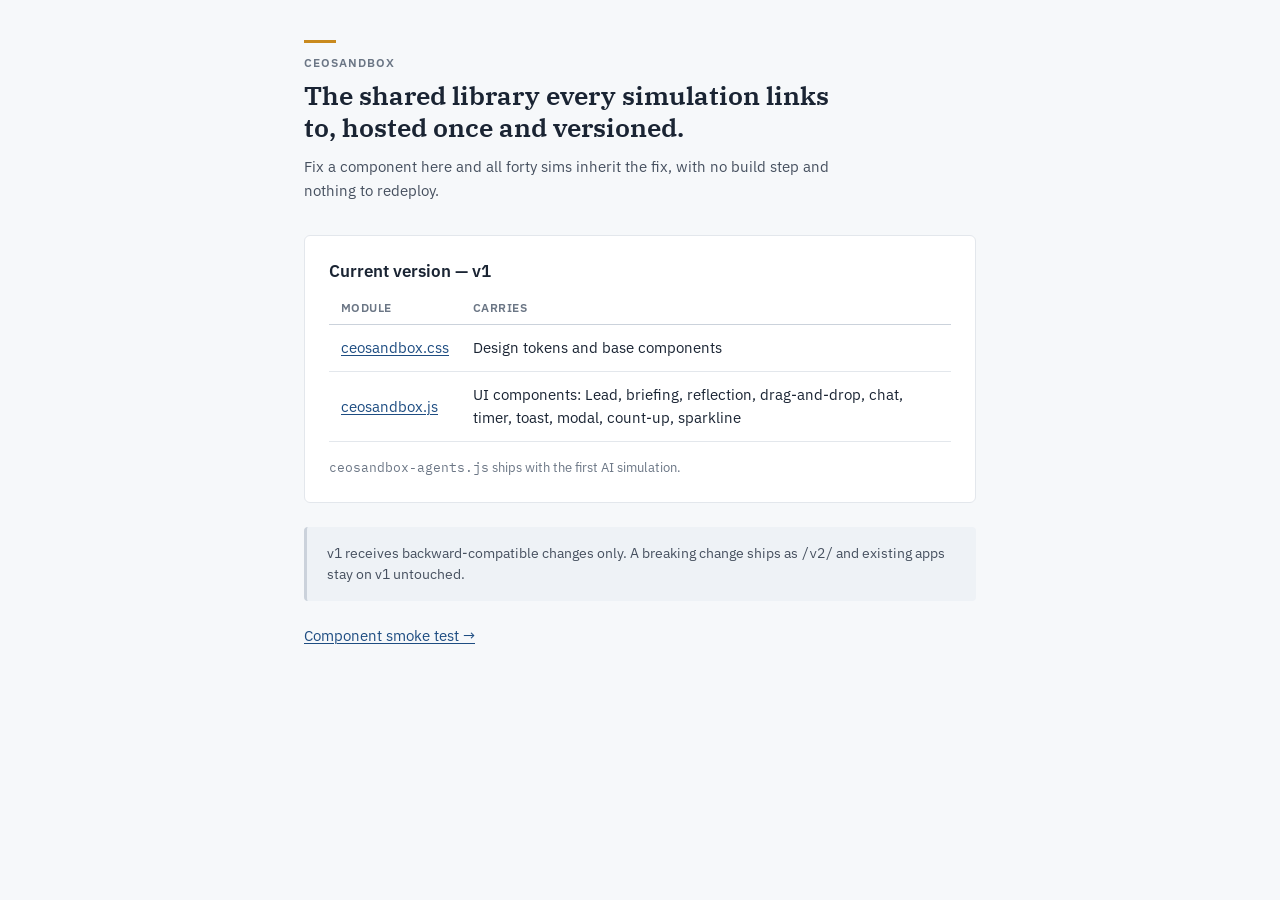
<file: index.html>
<!doctype html>
<html lang="en">
<head>
<meta charset="utf-8">
<meta name="viewport" content="width=device-width, initial-scale=1">
<title>CEOSandbox shared library</title>
<link rel="preconnect" href="https://fonts.googleapis.com">
<link rel="preconnect" href="https://fonts.gstatic.com" crossorigin>
<link href="https://fonts.googleapis.com/css2?family=IBM+Plex+Sans:wght@400;500;600&family=IBM+Plex+Serif:wght@500;600&family=IBM+Plex+Mono:wght@400;500&display=swap" rel="stylesheet">
<link rel="stylesheet" href="/v1/ceosandbox.css">
</head>
<body>
<main class="cs-app cs-narrow">
  <div class="lead">
    <span class="lead-rule" aria-hidden="true"></span>
    <div class="lead-eyebrow">CEOSANDBOX</div>
    <h1 class="lead-title">The shared library every simulation links to, hosted once and versioned.</h1>
    <p class="lead-deck">Fix a component here and all forty sims inherit the fix, with no build step and nothing to redeploy.</p>
  </div>

  <div class="card">
    <div class="card-header">Current version — v1</div>
    <table class="cs-table" style="margin-top:var(--space-4)">
      <thead><tr><th>Module</th><th>Carries</th></tr></thead>
      <tbody>
        <tr><td><a href="/v1/ceosandbox.css">ceosandbox.css</a></td><td>Design tokens and base components</td></tr>
        <tr><td><a href="/v1/ceosandbox.js">ceosandbox.js</a></td><td>UI components: Lead, briefing, reflection, drag-and-drop, chat, timer, toast, modal, count-up, sparkline</td></tr>
      </tbody>
    </table>
    <p class="field-help" style="margin-top:var(--space-4)">
      <code style="font-family:var(--font-mono);font-size:13px">ceosandbox-agents.js</code> ships with the first AI simulation.
    </p>
  </div>

  <div class="cs-note" style="margin-top:var(--space-6)">
    v1 receives backward-compatible changes only. A breaking change ships as
    <code style="font-family:var(--font-mono)">/v2/</code> and existing apps stay on v1 untouched.
  </div>

  <p style="margin-top:var(--space-6)"><a href="/smoke/">Component smoke test →</a></p>
</main>
</body>
</html>
</file>
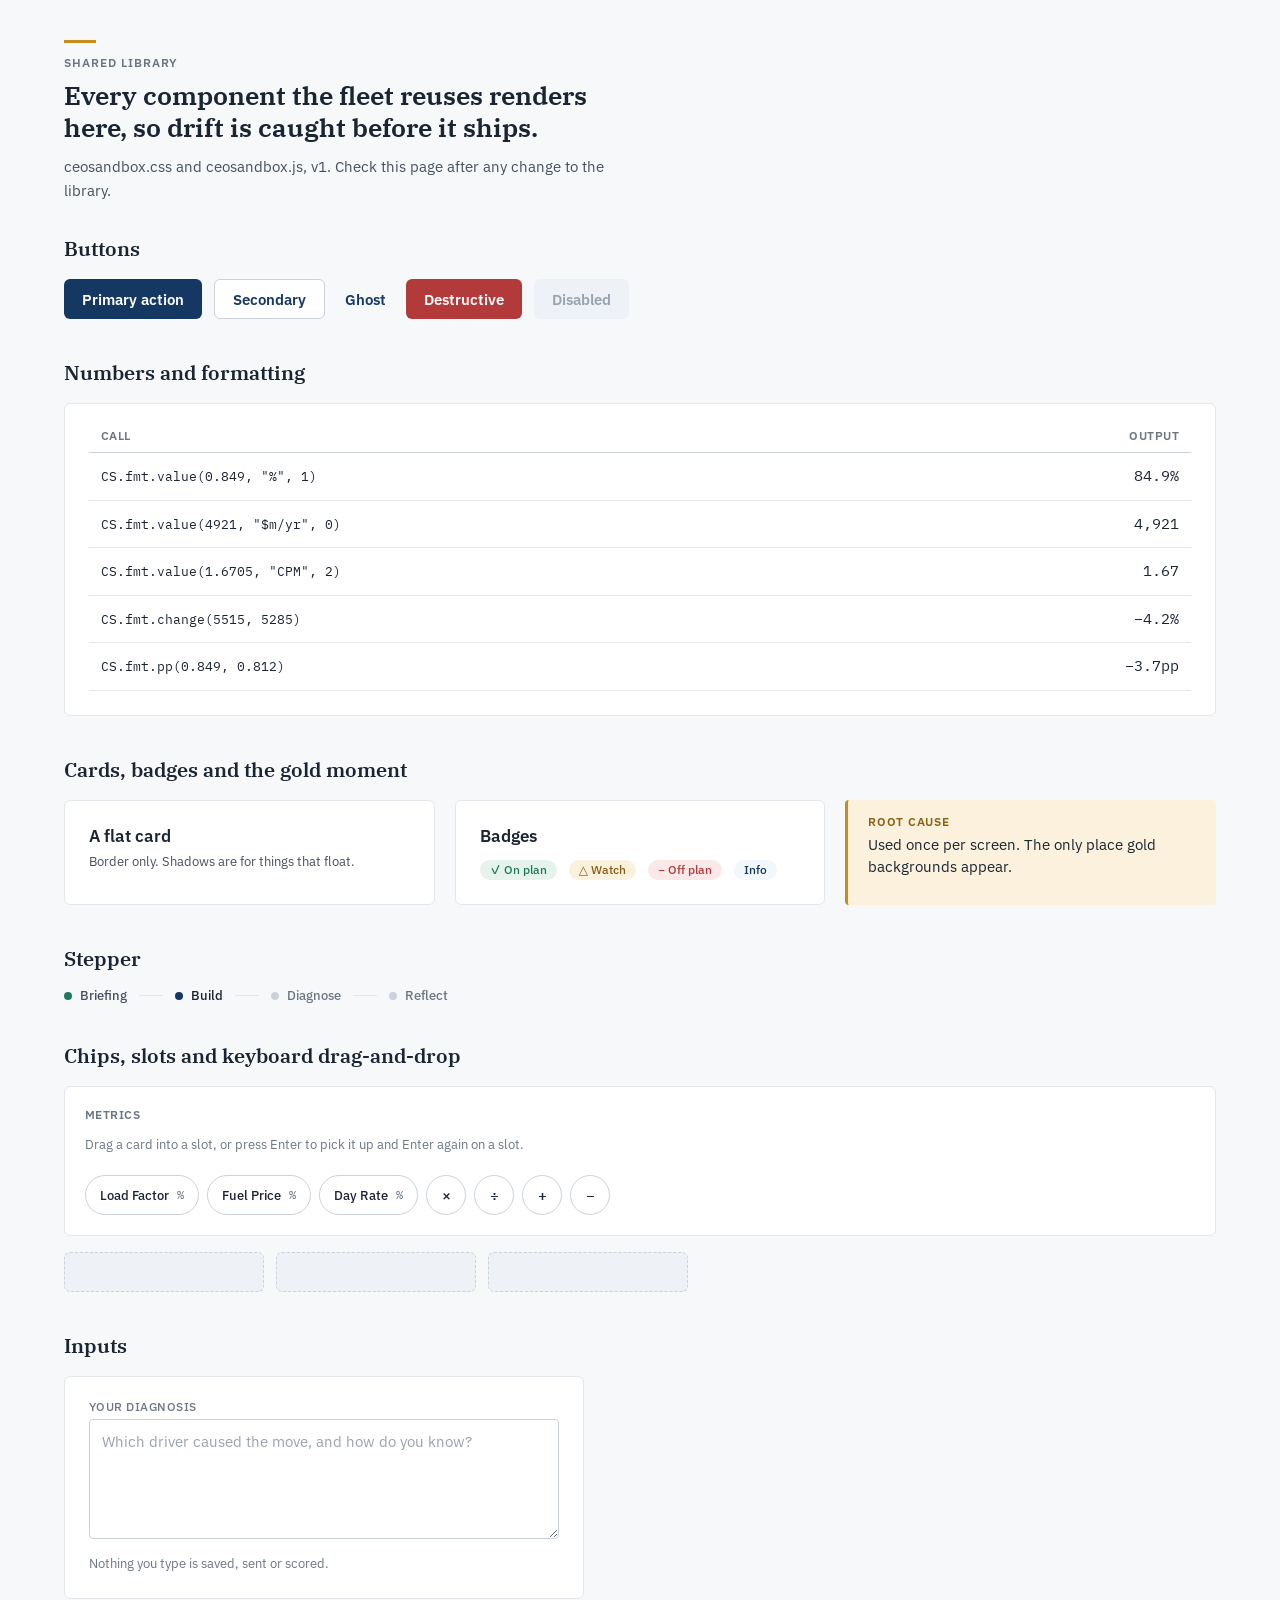
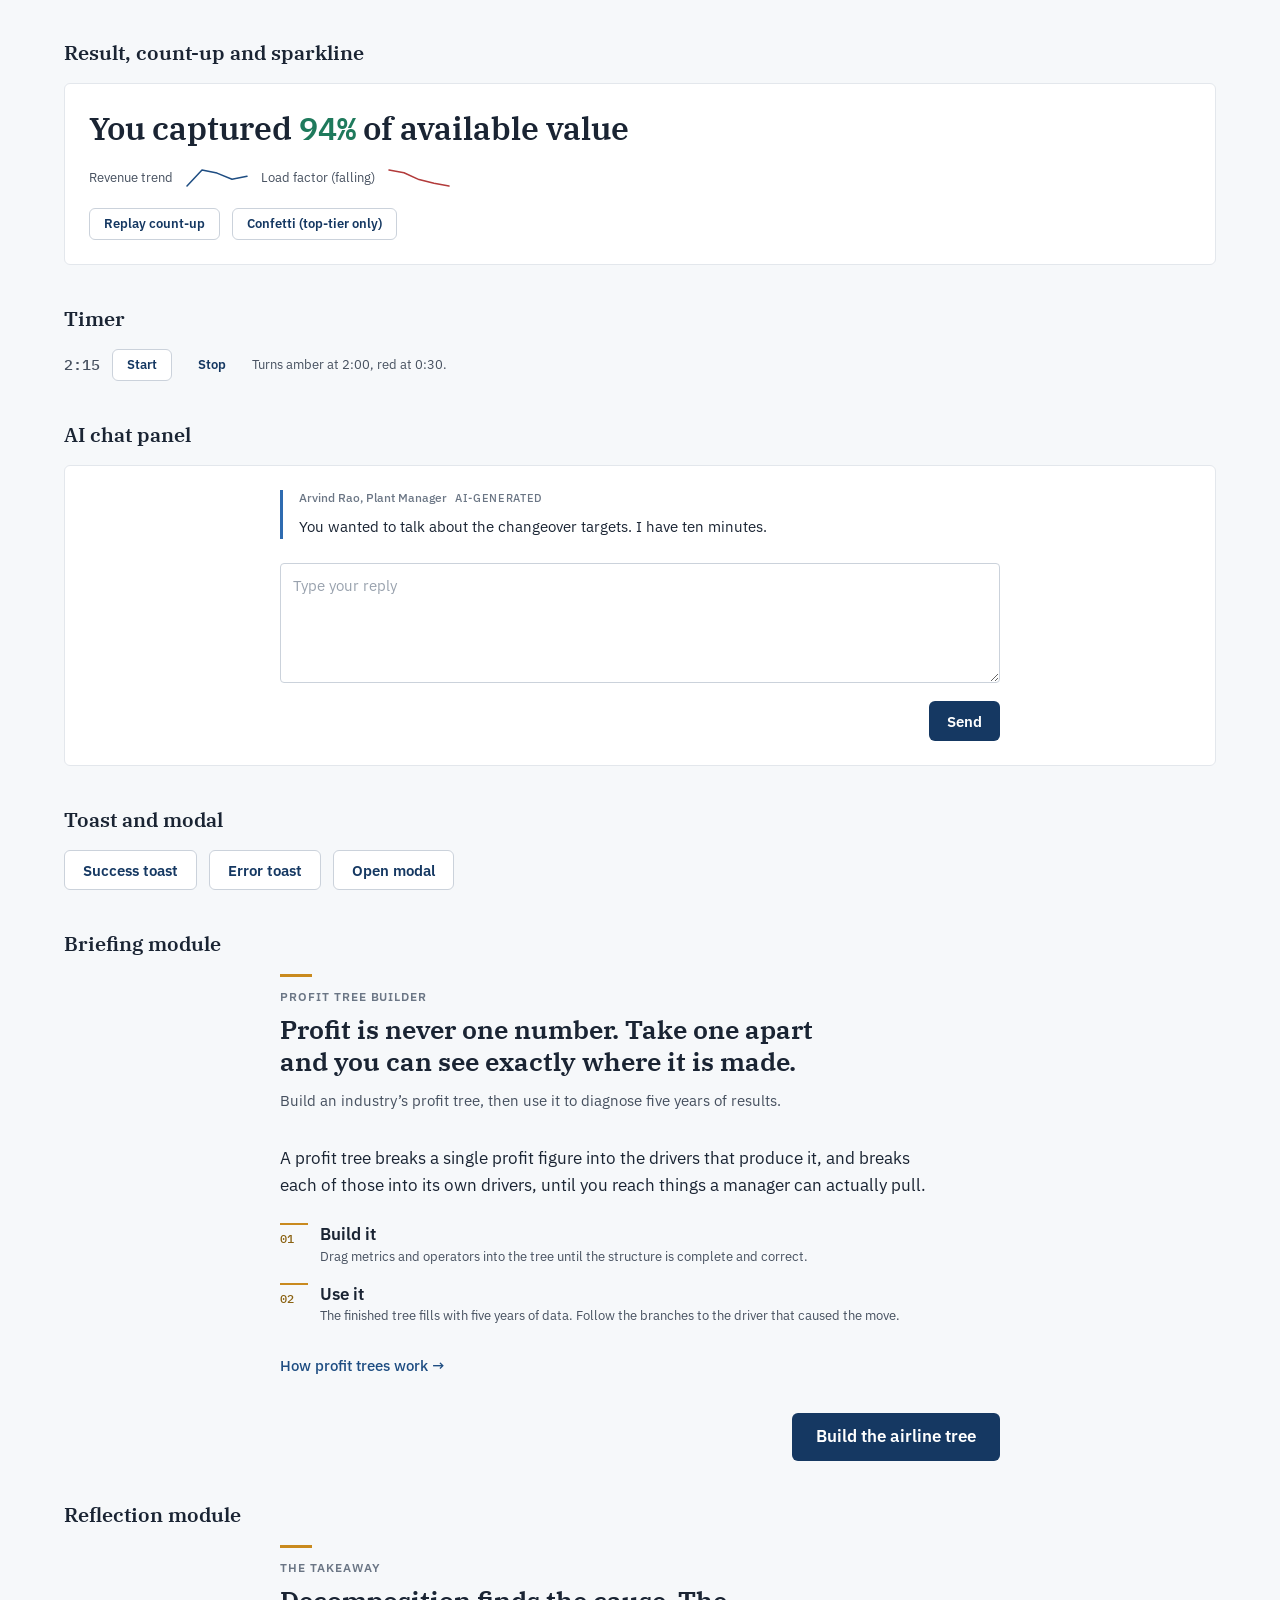
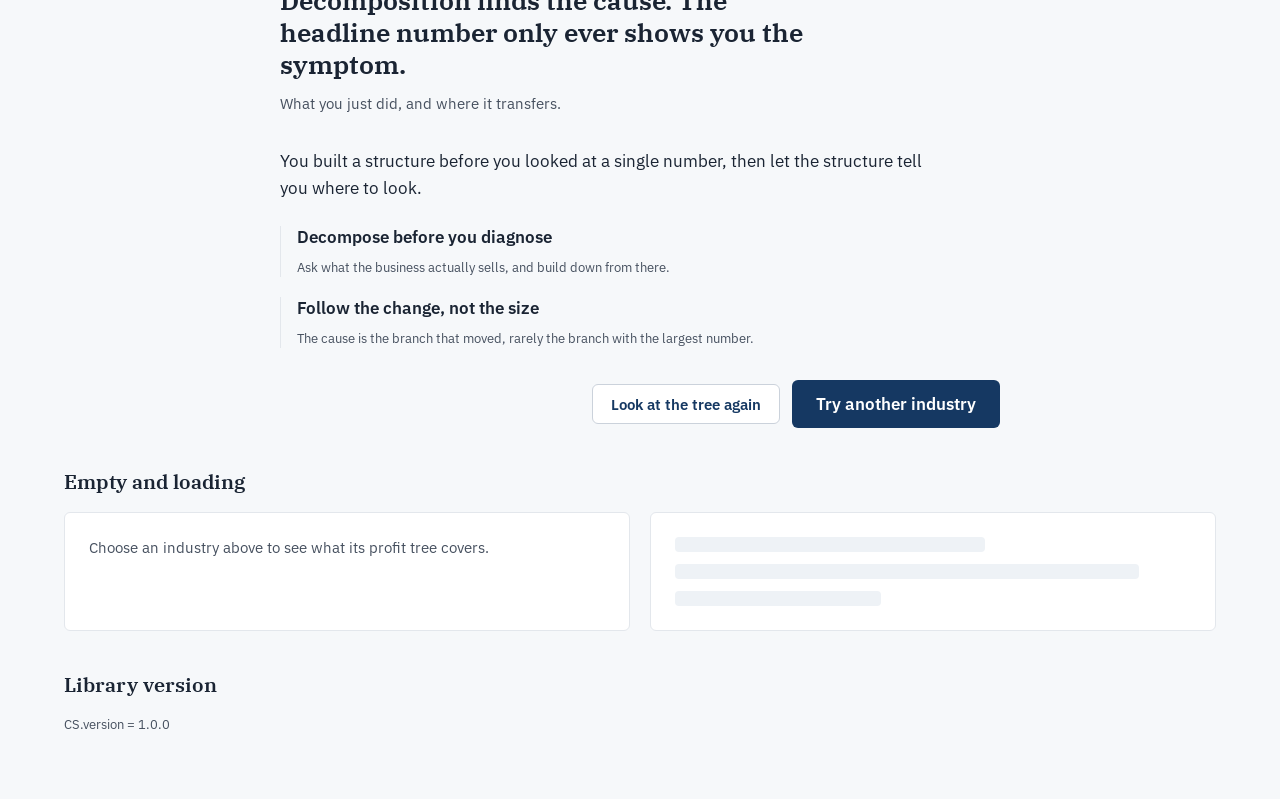
<file: smoke/index.html>
<!doctype html>
<html lang="en">
<head>
<meta charset="utf-8">
<meta name="viewport" content="width=device-width, initial-scale=1">
<title>CEOSandbox library — smoke test</title>
<link rel="preconnect" href="https://fonts.googleapis.com">
<link rel="preconnect" href="https://fonts.gstatic.com" crossorigin>
<link href="https://fonts.googleapis.com/css2?family=IBM+Plex+Sans:wght@400;500;600&family=IBM+Plex+Serif:wght@500;600&family=IBM+Plex+Mono:wght@400;500&display=swap" rel="stylesheet">
<link rel="stylesheet" href="../v1/ceosandbox.css">
</head>
<body>
<main class="cs-app cs-wide" id="app"></main>

<script src="../v1/ceosandbox.js"></script>
<script>
/* Exercises every component in the shared library. Open this after any change
   to /v1/ and before deploying: it is the drift check for 40 apps. */
var app = document.getElementById('app');
function section(title, node){
  var s = CS.el('section', {class:'cs-section'}, [
    CS.el('h2', {style:'font:600 20px/28px var(--font-serif);margin-bottom:var(--space-4)', text:title}),
    node
  ]);
  app.appendChild(s);
}

/* ── The Lead ─────────────────────────────────────────────────────────── */
app.appendChild(CS.lead({
  eyebrow: 'SHARED LIBRARY',
  title: 'Every component the fleet reuses renders here, so drift is caught before it ships.',
  deck: 'ceosandbox.css and ceosandbox.js, v1. Check this page after any change to the library.'
}));

/* ── Buttons ──────────────────────────────────────────────────────────── */
section('Buttons', CS.el('div', {class:'cs-row'}, [
  CS.el('button', {class:'btn btn-primary', text:'Primary action'}),
  CS.el('button', {class:'btn btn-secondary', text:'Secondary'}),
  CS.el('button', {class:'btn btn-ghost', text:'Ghost'}),
  CS.el('button', {class:'btn btn-danger', text:'Destructive'}),
  CS.el('button', {class:'btn btn-primary', disabled:true, text:'Disabled'})
]));

/* ── Type & numbers ───────────────────────────────────────────────────── */
section('Numbers and formatting', CS.el('div', {class:'card'}, [
  CS.el('table', {class:'cs-table'}, [
    CS.el('thead', {}, [CS.el('tr', {}, [
      CS.el('th', {text:'Call'}), CS.el('th', {class:'figure', text:'Output'})
    ])]),
    CS.el('tbody', {}, [
      ['CS.fmt.value(0.849, "%", 1)', CS.fmt.value(0.849,'%',1)],
      ['CS.fmt.value(4921, "$m/yr", 0)', CS.fmt.value(4921,'$m/yr',0)],
      ['CS.fmt.value(1.6705, "CPM", 2)', CS.fmt.value(1.6705,'CPM',2)],
      ['CS.fmt.change(5515, 5285)', CS.fmt.change(5515,5285)],
      ['CS.fmt.pp(0.849, 0.812)', CS.fmt.pp(0.849,0.812)]
    ].map(function(r){
      return CS.el('tr', {}, [
        CS.el('td', {}, [CS.el('code', {style:'font-family:var(--font-mono);font-size:13px', text:r[0]})]),
        CS.el('td', {class:'figure', text:r[1]})
      ]);
    }))
  ])
]));

/* ── Cards, badges, insight ───────────────────────────────────────────── */
section('Cards, badges and the gold moment', CS.el('div', {class:'cs-grid cs-grid-3'}, [
  CS.el('div', {class:'card'}, [
    CS.el('div', {class:'card-header', text:'A flat card'}),
    CS.el('div', {class:'card-deck', text:'Border only. Shadows are for things that float.'})
  ]),
  CS.el('div', {class:'card'}, [
    CS.el('div', {class:'card-header', text:'Badges'}),
    CS.el('div', {class:'cs-row', style:'margin-top:var(--space-3);flex-wrap:wrap'}, [
      CS.el('span', {class:'badge badge-pos', text:'\u2713 On plan'}),
      CS.el('span', {class:'badge badge-warn', text:'\u25B3 Watch'}),
      CS.el('span', {class:'badge badge-neg', text:'\u2212 Off plan'}),
      CS.el('span', {class:'badge badge-info', text:'Info'})
    ])
  ]),
  CS.el('div', {class:'insight'}, [
    CS.el('div', {class:'insight-label', text:'Root cause'}),
    CS.el('div', {text:'Used once per screen. The only place gold backgrounds appear.'})
  ])
]));

/* ── Stepper, tabs, chips, slots ──────────────────────────────────────── */
section('Stepper', CS.stepper(['Briefing','Build','Diagnose','Reflect'], 1));

var dnd = CS.dnd({
  onDrop: function(card, slot){
    if (slot.firstChild) return false;
    slot.appendChild(card); card.dataset.placed = 'true';
    slot.classList.add('is-correct');
    slot.appendChild(CS.el('span', {class:'cs-slot-mark', text:' \u2713'}));
    CS.toast('Placed.', {type:'success'});
    return true;
  },
  onReturn: function(card){ pool.appendChild(card); card.dataset.placed = 'false'; }
});
var pool = CS.el('div', {class:'cs-pool'}, [
  CS.el('div', {class:'cs-pool-label', text:'Metrics'}),
  CS.el('div', {class:'cs-pool-hint', text:'Drag a card into a slot, or press Enter to pick it up and Enter again on a slot.'})
]);
['Load Factor','Fuel Price','Day Rate'].forEach(function(l){
  pool.appendChild(dnd.source(CS.el('span', {class:'cs-chip', dataset:{label:l, id:l}}, [
    l, CS.el('span', {class:'cs-chip-unit', text:'%'})
  ])));
});
['\u00d7','\u00f7','+','\u2212'].forEach(function(o){
  pool.appendChild(dnd.source(CS.el('span', {class:'cs-chip cs-chip-op', dataset:{label:'Operator '+o, id:o}, text:o})));
});
var slots = CS.el('div', {class:'cs-row', style:'margin-top:var(--space-4)'}, [
  dnd.target(CS.el('div', {class:'cs-slot', style:'width:200px'})),
  dnd.target(CS.el('div', {class:'cs-slot', style:'width:200px'})),
  dnd.target(CS.el('div', {class:'cs-slot', style:'width:200px'}))
]);
section('Chips, slots and keyboard drag-and-drop', CS.el('div', {}, [pool, slots]));

/* ── Inputs ───────────────────────────────────────────────────────────── */
section('Inputs', CS.el('div', {class:'card', style:'max-width:520px'}, [
  CS.el('label', {class:'field-label', for:'sp', text:'Your diagnosis'}),
  CS.el('textarea', {class:'field', id:'sp', placeholder:'Which driver caused the move, and how do you know?'}),
  CS.el('div', {class:'field-help', text:'Nothing you type is saved, sent or scored.'})
]));

/* ── Result, count-up, sparkline ──────────────────────────────────────── */
var resultNum = CS.el('span', {class:'num', text:'0%'});
section('Result, count-up and sparkline', CS.el('div', {class:'card'}, [
  CS.el('div', {class:'cs-result cs-result-high'}, ['You captured ', resultNum, ' of available value']),
  CS.el('div', {class:'cs-row', style:'margin-top:var(--space-5)'}, [
    CS.el('span', {class:'card-deck', text:'Revenue trend'}),
    CS.sparkline([4921,5515,5401,5172,5285], {label:'Revenue, five years'}),
    CS.el('span', {class:'card-deck', text:'Load factor (falling)'}),
    CS.sparkline([0.849,0.841,0.822,0.812,0.804], {highlight:'danger', label:'Load factor, five years'})
  ]),
  CS.el('div', {class:'cs-row', style:'margin-top:var(--space-5)'}, [
    CS.el('button', {class:'btn btn-secondary btn-sm', text:'Replay count-up',
      onclick:function(){ CS.countUp(resultNum, 0.94, {unit:'%', decimals:0}); }}),
    CS.el('button', {class:'btn btn-secondary btn-sm', text:'Confetti (top-tier only)',
      onclick:function(){ CS.confetti(); }})
  ])
]));
CS.countUp(resultNum, 0.94, {unit:'%', decimals:0});

/* ── Timer ────────────────────────────────────────────────────────────── */
var timerNode = CS.el('span', {class:'cs-timer'});
var timer = CS.timer(timerNode, 135, {onEnd:function(){ CS.toast('Time.', {type:'warning'}); }});
section('Timer', CS.el('div', {class:'cs-row'}, [
  timerNode,
  CS.el('button', {class:'btn btn-secondary btn-sm', text:'Start', onclick:timer.start}),
  CS.el('button', {class:'btn btn-ghost btn-sm', text:'Stop', onclick:timer.stop}),
  CS.el('span', {class:'card-deck', text:'Turns amber at 2:00, red at 0:30.'})
]));

/* ── Chat panel ───────────────────────────────────────────────────────── */
var chatHost = CS.el('div', {class:'card'});
section('AI chat panel', chatHost);
var chat = CS.chat({
  mount: chatHost, persona:'Arvind Rao, Plant Manager',
  onSend: function(){ chat.startTyping(); setTimeout(function(){
    chat.ai('That is the third time head office has asked. What is different this time?');
  }, 900); }
});
chat.ai('You wanted to talk about the changeover targets. I have ten minutes.');

/* ── Toast, modal ─────────────────────────────────────────────────────── */
section('Toast and modal', CS.el('div', {class:'cs-row'}, [
  CS.el('button', {class:'btn btn-secondary', text:'Success toast', onclick:function(){
    CS.toast('Tree complete. Every driver is in the right place.', {type:'success'}); }}),
  CS.el('button', {class:'btn btn-secondary', text:'Error toast', onclick:function(){
    CS.toast('The industry data did not load. Reload the page.', {type:'error'}); }}),
  CS.el('button', {class:'btn btn-secondary', text:'Open modal', onclick:function(){
    CS.modal({title:'How profit trees work', wide:true,
      content: CS.el('div', {class:'cs-briefing-body'}, [
        CS.el('p', {text:'A profit number tells you the result and nothing about the cause.'}),
        CS.el('p', {text:'Escape closes this. Tab is trapped inside. Focus returns to the button.'})
      ]),
      actions:[{label:'Back to the briefing', primary:true}]}); }})
]));

/* ── Briefing and reflection modules ──────────────────────────────────── */
section('Briefing module', CS.briefing({
  lead:{eyebrow:'PROFIT TREE BUILDER', title:'Profit is never one number. Take one apart and you can see exactly where it is made.', deck:'Build an industry\u2019s profit tree, then use it to diagnose five years of results.'},
  body:['A profit tree breaks a single profit figure into the drivers that produce it, and breaks each of those into its own drivers, until you reach things a manager can actually pull.'],
  steps:[
    {title:'Build it', text:'Drag metrics and operators into the tree until the structure is complete and correct.'},
    {title:'Use it', text:'The finished tree fills with five years of data. Follow the branches to the driver that caused the move.'}
  ],
  deeper:{label:'How profit trees work', title:'How profit trees work',
    render:function(){ return CS.el('div', {class:'cs-briefing-body'}, [CS.el('p', {text:'The concept click-through lives off the main path.'})]); }},
  action:{label:'Build the airline tree', onClick:function(){ CS.toast('Primary action fired.'); }}
}));

section('Reflection module', CS.reflection({
  lead:{eyebrow:'THE TAKEAWAY', title:'Decomposition finds the cause. The headline number only ever shows you the symptom.', deck:'What you just did, and where it transfers.'},
  body:['You built a structure before you looked at a single number, then let the structure tell you where to look.'],
  habits:[
    {title:'Decompose before you diagnose', text:'Ask what the business actually sells, and build down from there.'},
    {title:'Follow the change, not the size', text:'The cause is the branch that moved, rarely the branch with the largest number.'}
  ],
  actions:[{label:'Look at the tree again'},{label:'Try another industry', primary:true, onClick:function(){ CS.toast('Reset fired.'); }}]
}));

/* ── Empty and loading states ─────────────────────────────────────────── */
section('Empty and loading', CS.el('div', {class:'cs-grid cs-grid-2'}, [
  CS.el('div', {class:'card'}, [
    CS.el('div', {class:'cs-empty', text:'Choose an industry above to see what its profit tree covers.'})
  ]),
  CS.el('div', {class:'card'}, [
    CS.el('div', {class:'cs-skeleton', style:'width:60%'}),
    CS.el('div', {class:'cs-skeleton', style:'width:90%;margin-top:var(--space-3)'}),
    CS.el('div', {class:'cs-skeleton', style:'width:40%;margin-top:var(--space-3)'})
  ])
]));

section('Library version', CS.el('p', {class:'card-deck', text:'CS.version = ' + CS.version}));
</script>
</body>
</html>
</file>
<file: v1/ceosandbox.css>
/* ============================================================================
   ceosandbox.css — v1
   The single source of truth for CEOSandbox visual tokens and base components.
   Governed by the CEOSandbox Design System (Praxis). Apps never redeclare a
   token and never hard-code a hex or a pixel value.

   Load order in an app:
     1. IBM Plex from Google Fonts (Design System §13.1)
     2. this file
     3. the app's own <style>, which may only compose from these tokens
   ========================================================================= */

/* ── Tokens (Design System §13.2) ─────────────────────────────────────── */
:root {
  /* Brand: navy */
  --navy-50:#F2F7FB;  --navy-100:#E4EEF6; --navy-200:#C3D8E9; --navy-300:#9BBBD7;
  --navy-400:#5E8FBE; --navy-500:#2E6BB0; --navy-600:#1E4D82; --navy-700:#153862;
  --navy-800:#0E2A47; --navy-900:#08182B;

  /* Neutrals */
  --ink:#1A2433; --ink-2:#46505F; --ink-3:#6B7685; --ink-4:#99A2AE;
  --border:#E3E7EC; --border-strong:#CBD2DB;
  --surface:#FFFFFF; --canvas:#F6F8FA; --canvas-sunken:#EEF2F6;

  /* Semantic */
  --success:#1F7A5C; --success-bg:#E6F2EC;
  --warning:#B7791F; --warning-text:#8A5A12; --warning-bg:#FBF1DD;
  --danger:#B23A3A;  --danger-bg:#FBE9E9;
  --info:#1E4D82;

  /* Accent: gold */
  --gold:#C98A1E; --gold-text:#8A6212; --gold-bg:#FBF1DD;

  /* Categorical (charts) */
  --cat-1:#153862; --cat-2:#2E6BB0; --cat-3:#1F7A5C; --cat-4:#C98A1E;
  --cat-5:#B23A3A; --cat-6:#5B5A8C; --cat-7:#3E8E8E; --cat-8:#9A6A3A;

  /* Type */
  --font-serif:"IBM Plex Serif", Georgia, serif;
  --font-sans:"IBM Plex Sans", system-ui, -apple-system, sans-serif;
  --font-mono:"IBM Plex Mono", ui-monospace, monospace;

  /* Radius */
  --radius-sm:4px; --radius-md:6px; --radius-lg:10px; --radius-pill:999px;

  /* Elevation */
  --shadow-sm:0 1px 2px rgba(8,24,43,.06);
  --shadow-md:0 2px 8px rgba(8,24,43,.08);
  --shadow-lg:0 8px 24px rgba(8,24,43,.12);

  /* Spacing (4px base) */
  --space-1:4px;  --space-2:8px;  --space-3:12px; --space-4:16px; --space-5:20px;
  --space-6:24px; --space-8:32px; --space-10:40px; --space-12:48px; --space-16:64px;

  /* Motion */
  --ease:cubic-bezier(.2,.6,.2,1); --dur-fast:150ms; --dur:200ms; --dur-slow:400ms;

  /* App identity (rename to rebrand) */
  --app-name:"Praxis";
}

/* ── Base ─────────────────────────────────────────────────────────────── */
*, *::before, *::after { box-sizing: border-box; }

body {
  margin: 0;
  background: var(--canvas);
  color: var(--ink);
  font: 400 15px/1.5 var(--font-sans);
  -webkit-font-smoothing: antialiased;
}

h1, h2 { font-family: var(--font-serif); font-weight: 600; color: var(--ink); margin: 0; }
h3 { font: 600 17px/1.4 var(--font-sans); color: var(--ink); margin: 0; }
p { margin: 0 0 var(--space-4); }
p:last-child { margin-bottom: 0; }

a { color: var(--navy-600); text-decoration-thickness: 1px; text-underline-offset: 2px; }
a:hover { color: var(--navy-700); }

.num, .figure, td.figure { font-family: var(--font-mono); font-variant-numeric: tabular-nums; }

*:focus-visible { outline: 2px solid var(--navy-500); outline-offset: 2px; }

.cs-visually-hidden {
  position: absolute; width: 1px; height: 1px; padding: 0; margin: -1px;
  overflow: hidden; clip: rect(0 0 0 0); white-space: nowrap; border: 0;
}

/* ── Layout ───────────────────────────────────────────────────────────── */
.cs-app { min-height: 100vh; padding: var(--space-10) var(--space-6) var(--space-16); }
.cs-wide   { max-width: 1200px; margin: 0 auto; }   /* dashboards, workspaces */
.cs-narrow { max-width: 720px;  margin: 0 auto; }   /* reading, briefing, chat */
.cs-section + .cs-section { margin-top: var(--space-10); }
.cs-stack > * + * { margin-top: var(--space-4); }
.cs-row { display: flex; align-items: center; gap: var(--space-3); }
.cs-row-end { display: flex; align-items: center; justify-content: flex-end; gap: var(--space-3); }
.cs-rule { border: 0; border-top: 1px solid var(--border); margin: var(--space-8) 0; }

/* ── The Lead (Design System §2) ──────────────────────────────────────── */
.lead { margin-bottom: var(--space-8); }
.lead-rule { display: block; width: 32px; height: 3px; background: var(--gold); margin-bottom: var(--space-3); }
.lead-eyebrow {
  font: 600 12px/16px var(--font-sans); text-transform: uppercase;
  letter-spacing: .08em; color: var(--ink-3); margin-bottom: var(--space-2);
}
.lead-title {
  font: 600 26px/32px var(--font-serif); color: var(--ink);
  max-width: 34ch; margin: 0;
}
.lead-title .num { font-size: .95em; }
.lead-deck { font: 400 15px/24px var(--font-sans); color: var(--ink-2); margin-top: var(--space-3); max-width: 62ch; }
.lead-lg .lead-title { font-size: 32px; line-height: 40px; }
.lead-xl .lead-title { font-size: 40px; line-height: 46px; }

/* ── Buttons (§9.1) ───────────────────────────────────────────────────── */
.btn {
  font: 600 15px/1 var(--font-sans); padding: 10px 18px; min-height: 40px;
  border: none; border-radius: var(--radius-md); cursor: pointer;
  display: inline-flex; align-items: center; justify-content: center; gap: var(--space-2);
  transition: background var(--dur-fast) var(--ease), box-shadow var(--dur-fast) var(--ease),
              color var(--dur-fast) var(--ease);
}
.btn-primary { background: var(--navy-700); color: var(--surface); }
.btn-primary:hover:not(:disabled) { background: var(--navy-800); }
.btn-primary:active:not(:disabled) { background: var(--navy-900); }
.btn-secondary { background: var(--surface); color: var(--navy-700); border: 1px solid var(--border-strong); }
.btn-secondary:hover:not(:disabled) { background: var(--navy-50); }
.btn-ghost { background: transparent; color: var(--navy-700); padding-left: var(--space-2); padding-right: var(--space-2); }
.btn-ghost:hover:not(:disabled) { background: var(--navy-50); }
.btn-danger { background: var(--danger); color: var(--surface); }
.btn-sm { font-size: 13px; padding: 8px 14px; min-height: 32px; }
.btn-lg { font-size: 17px; padding: 14px 24px; min-height: 48px; }
.btn:disabled { background: var(--canvas-sunken); color: var(--ink-4); border-color: var(--border); cursor: not-allowed; }

/* A link that behaves as the optional "go deeper" affordance */
.cs-deeper {
  font: 500 15px/1 var(--font-sans); color: var(--navy-600);
  background: none; border: 0; padding: var(--space-2) 0; cursor: pointer;
  display: inline-flex; align-items: center; gap: var(--space-2);
}
.cs-deeper:hover { color: var(--navy-700); text-decoration: underline; }

/* ── Inputs (§9.2) ────────────────────────────────────────────────────── */
.field {
  font: 400 15px/1.4 var(--font-sans); color: var(--ink); width: 100%;
  background: var(--surface); border: 1px solid var(--border-strong);
  border-radius: var(--radius-sm); padding: 10px 12px;
}
.field::placeholder { color: var(--ink-4); }
.field:focus { border-color: var(--navy-500); outline: 2px solid var(--navy-500); outline-offset: 0; }
textarea.field { min-height: 120px; resize: vertical; line-height: 1.6; }
.field-label {
  display: block; font: 500 12px/1 var(--font-sans); color: var(--ink-3);
  text-transform: uppercase; letter-spacing: .04em; margin-bottom: 6px;
}
.field-help { font: 400 13px/20px var(--font-sans); color: var(--ink-3); margin-top: var(--space-2); }

/* ── Cards (§9.4) ─────────────────────────────────────────────────────── */
.card {
  background: var(--surface); border: 1px solid var(--border);
  border-radius: var(--radius-md); padding: var(--space-6);
}
.card-dense { padding: var(--space-5); }
.card-raised { box-shadow: var(--shadow-sm); }
.card-header { font: 600 17px/1.4 var(--font-sans); color: var(--ink); margin-bottom: var(--space-1); }
.card-deck { font: 400 13px/1.5 var(--font-sans); color: var(--ink-2); }
.cs-grid { display: grid; gap: var(--space-5); }
.cs-grid-2 { grid-template-columns: repeat(2, 1fr); }
.cs-grid-3 { grid-template-columns: repeat(3, 1fr); }

/* A selectable card (industry pickers, scenario choosers) */
.cs-choice {
  text-align: left; width: 100%; cursor: pointer; font: inherit; color: inherit;
  background: var(--surface); border: 1px solid var(--border);
  border-radius: var(--radius-md); padding: var(--space-5);
  transition: border-color var(--dur-fast) var(--ease), background var(--dur-fast) var(--ease);
}
.cs-choice:hover { border-color: var(--border-strong); background: var(--navy-50); }
.cs-choice[aria-pressed="true"], .cs-choice.is-selected {
  border-color: var(--navy-500); background: var(--navy-50); box-shadow: inset 3px 0 0 var(--navy-500);
}

/* ── Tables (§9.5) ────────────────────────────────────────────────────── */
.cs-table { width: 100%; border-collapse: collapse; }
.cs-table th {
  font: 600 12px/16px var(--font-sans); color: var(--ink-3);
  text-transform: uppercase; letter-spacing: .04em; text-align: left;
  padding: 0 var(--space-3) var(--space-2); border-bottom: 1px solid var(--border-strong);
}
.cs-table th.figure, .cs-table td.figure { text-align: right; }
.cs-table td { padding: var(--space-3); border-bottom: 1px solid var(--border); font-size: 15px; }
.cs-table tbody tr:hover { background: var(--navy-50); }
.cs-table tbody tr.is-selected { background: var(--navy-100); box-shadow: inset 3px 0 0 var(--navy-500); }
.cs-pos { color: var(--success); }
.cs-neg { color: var(--danger); }

/* ── Badges (§9.9) ────────────────────────────────────────────────────── */
.badge {
  display: inline-flex; align-items: center; gap: var(--space-1);
  font: 500 12px/1 var(--font-sans); padding: 4px 10px; border-radius: var(--radius-pill);
}
.badge-pos  { background: var(--success-bg); color: var(--success); }
.badge-warn { background: var(--warning-bg); color: var(--warning-text); }
.badge-neg  { background: var(--danger-bg);  color: var(--danger); }
.badge-info { background: var(--navy-50);    color: var(--navy-700); }
.badge-quiet{ background: var(--canvas-sunken); color: var(--ink-3); }

/* ── Insight callout (§9.10) — the one gold moment ────────────────────── */
.insight {
  background: var(--gold-bg); border-left: 3px solid var(--gold);
  padding: var(--space-4) var(--space-5); border-radius: var(--radius-sm);
}
.insight-label {
  font: 600 12px/1 var(--font-sans); text-transform: uppercase;
  letter-spacing: .06em; color: var(--gold-text); margin-bottom: 6px;
}

/* A quiet note that is not the gold moment */
.cs-note {
  background: var(--canvas-sunken); border-left: 3px solid var(--border-strong);
  padding: var(--space-4) var(--space-5); border-radius: var(--radius-sm);
  font-size: 14px; color: var(--ink-2);
}

/* ── Briefing & reflection (§9.14 — the self-contained loop) ──────────── */
.cs-briefing { max-width: 720px; margin: 0 auto; }
.cs-briefing-body { font: 400 17px/27px var(--font-sans); color: var(--ink); max-width: 66ch; }
.cs-briefing-body strong { font-weight: 600; }
.cs-briefing-steps { display: grid; gap: var(--space-4); margin: var(--space-6) 0; }
.cs-briefing-step { display: grid; grid-template-columns: 28px 1fr; gap: var(--space-3); align-items: start; }
.cs-briefing-step-n {
  font: 500 12px/20px var(--font-mono); color: var(--gold-text);
  border-top: 2px solid var(--gold); padding-top: var(--space-1);
}
.cs-reflection { max-width: 720px; margin: 0 auto; }
.cs-reflection-habits { display: grid; gap: var(--space-5); margin: var(--space-6) 0; }
.cs-reflection-habit { border-left: 1px solid var(--border); padding-left: var(--space-4); }
.cs-reflection-habit h3 { margin-bottom: var(--space-2); }

/* ── Stepper & tabs (§9.6) ────────────────────────────────────────────── */
.cs-stepper { display: flex; align-items: center; gap: var(--space-3); }
.cs-step { display: flex; align-items: center; gap: var(--space-2); font: 500 13px/1 var(--font-sans); color: var(--ink-3); }
.cs-step-dot { width: 8px; height: 8px; border-radius: var(--radius-pill); background: var(--border-strong); }
.cs-step.is-current { color: var(--ink); }
.cs-step.is-current .cs-step-dot { background: var(--navy-700); }
.cs-step.is-done { color: var(--ink-2); }
.cs-step.is-done .cs-step-dot { background: var(--success); }
.cs-step-sep { width: 24px; height: 1px; background: var(--border); }

.cs-tabs { display: flex; gap: var(--space-5); border-bottom: 1px solid var(--border); }
.cs-tab {
  font: 500 15px/1 var(--font-sans); color: var(--ink-2); background: none; border: 0;
  padding: var(--space-3) 0; cursor: pointer; border-bottom: 2px solid transparent; margin-bottom: -1px;
}
.cs-tab[aria-selected="true"] { color: var(--navy-700); border-bottom-color: var(--navy-700); }

/* ── Chips & drag-and-drop (§9.8) ─────────────────────────────────────── */
.cs-chip {
  display: inline-flex; align-items: center; gap: var(--space-2);
  font: 500 13px/1 var(--font-sans); color: var(--ink);
  background: var(--surface); border: 1px solid var(--border-strong);
  border-radius: var(--radius-pill); padding: 9px 14px; min-height: 40px;
  cursor: grab; user-select: none;
  transition: box-shadow var(--dur-fast) var(--ease), transform var(--dur-fast) var(--ease),
              border-color var(--dur-fast) var(--ease);
}
.cs-chip:hover { border-color: var(--navy-400); }
.cs-chip.is-dragging { box-shadow: var(--shadow-md); transform: scale(1.03); cursor: grabbing; }
.cs-chip.is-held { border-color: var(--navy-500); box-shadow: 0 0 0 3px var(--navy-100); }
.cs-chip.is-placed { cursor: default; }
.cs-chip-op { font-family: var(--font-mono); font-size: 15px; min-width: 40px; justify-content: center; }
.cs-chip-unit { font: 400 12px/1 var(--font-mono); color: var(--ink-3); }

.cs-slot {
  border: 1px dashed var(--border-strong); border-radius: var(--radius-md);
  background: var(--canvas-sunken); min-height: 40px;
  display: flex; align-items: center; justify-content: center;
  transition: border-color var(--dur-fast) var(--ease), background var(--dur-fast) var(--ease);
}
.cs-slot.is-target { border-color: var(--navy-500); background: var(--navy-50); border-style: solid; }
.cs-slot.is-correct { border: 1px solid var(--success); background: var(--success-bg); }
.cs-slot.is-wrong { border: 1px solid var(--danger); background: var(--danger-bg); }
.cs-slot-mark { font-family: var(--font-mono); font-size: 13px; }
.cs-slot.is-correct .cs-slot-mark { color: var(--success); }
.cs-slot.is-wrong .cs-slot-mark { color: var(--danger); }

.cs-pool {
  background: var(--surface); border: 1px solid var(--border); border-radius: var(--radius-md);
  padding: var(--space-5); display: flex; flex-wrap: wrap; gap: var(--space-2);
}
.cs-pool-label {
  width: 100%; font: 600 12px/16px var(--font-sans); color: var(--ink-3);
  text-transform: uppercase; letter-spacing: .04em; margin-bottom: var(--space-1);
}
.cs-pool-hint { width: 100%; font: 400 13px/20px var(--font-sans); color: var(--ink-3); margin-bottom: var(--space-3); }

/* ── AI chat panel (§9.7) ─────────────────────────────────────────────── */
.cs-chat { max-width: 720px; margin: 0 auto; display: flex; flex-direction: column; gap: var(--space-6); }
.cs-turn-ai { border-left: 3px solid var(--navy-500); padding-left: var(--space-4); }
.cs-turn-label { font: 500 12px/16px var(--font-sans); color: var(--ink-3); margin-bottom: var(--space-2); }
.cs-turn-ai-body { font: 400 15px/25px var(--font-sans); color: var(--ink); }
.cs-turn-user {
  align-self: flex-end; max-width: 80%; background: var(--navy-100);
  border-radius: var(--radius-md); padding: var(--space-3) var(--space-4); color: var(--ink);
}
.cs-typing { display: inline-flex; gap: 5px; padding: var(--space-2) 0; }
.cs-typing span {
  width: 6px; height: 6px; border-radius: var(--radius-pill); background: var(--ink-3);
  animation: cs-pulse 1.2s infinite var(--ease);
}
.cs-typing span:nth-child(2) { animation-delay: .15s; }
.cs-typing span:nth-child(3) { animation-delay: .30s; }
@keyframes cs-pulse { 0%,60%,100% { opacity:.25 } 30% { opacity:1 } }
.cs-ai-label { font: 500 11px/1 var(--font-sans); color: var(--ink-3); text-transform: uppercase; letter-spacing: .06em; }

.cs-timer { font: 500 15px/1 var(--font-mono); color: var(--ink-2); font-variant-numeric: tabular-nums; }
.cs-timer.is-warning { color: var(--warning-text); }
.cs-timer.is-danger { color: var(--danger); }

/* ── Modal, popover, toast (§9.11) ────────────────────────────────────── */
.cs-scrim {
  position: fixed; inset: 0; background: rgba(8,24,43,.40);
  display: flex; align-items: center; justify-content: center; padding: var(--space-6); z-index: 100;
}
.cs-modal {
  background: var(--surface); border-radius: var(--radius-lg); box-shadow: var(--shadow-lg);
  max-width: 560px; width: 100%; padding: var(--space-6); max-height: 85vh; overflow: auto;
}
.cs-modal-wide { max-width: 720px; }
.cs-modal-title { font: 600 20px/28px var(--font-serif); margin-bottom: var(--space-3); }
.cs-modal-actions { display: flex; justify-content: flex-end; gap: var(--space-3); margin-top: var(--space-6); }

.cs-toast-host { position: fixed; bottom: var(--space-6); left: 50%; transform: translateX(-50%); z-index: 200;
                 display: flex; flex-direction: column; gap: var(--space-2); align-items: center; }
.cs-toast {
  background: var(--ink); color: var(--surface); border-radius: var(--radius-md);
  padding: var(--space-3) var(--space-5); font: 400 14px/20px var(--font-sans);
  box-shadow: var(--shadow-md); max-width: 520px;
}
.cs-toast-success { border-left: 3px solid var(--success); }
.cs-toast-warning { border-left: 3px solid var(--warning); }
.cs-toast-error   { border-left: 3px solid var(--danger); }

/* ── Empty, loading, error (§9.12) ────────────────────────────────────── */
.cs-empty { color: var(--ink-2); font-size: 15px; }
.cs-skeleton { background: var(--canvas-sunken); border-radius: var(--radius-sm); height: 1em; animation: cs-shimmer 1.4s infinite var(--ease); }
@keyframes cs-shimmer { 0%,100% { opacity:1 } 50% { opacity:.55 } }
.cs-progress { height: 2px; background: var(--navy-500); width: 0; transition: width var(--dur) var(--ease); }

/* ── Result display (§9.13) ───────────────────────────────────────────── */
.cs-result { font: 600 32px/40px var(--font-serif); color: var(--ink); }
.cs-result .num { font-family: var(--font-mono); }
.cs-result-high .num { color: var(--success); }
.cs-result-low .num  { color: var(--danger); }

/* ── Small-viewport gate (desktop-first, Design System §5) ────────────── */
.cs-viewport-gate { display: none; }
@media (max-width: 1023px) {
  .cs-requires-wide .cs-viewport-gate {
    display: flex; position: fixed; inset: 0; background: var(--canvas); z-index: 300;
    align-items: center; justify-content: center; padding: var(--space-8); text-align: center;
  }
  .cs-requires-wide .cs-app { display: none; }
}

/* ── Reduced motion (§12) ─────────────────────────────────────────────── */
@media (prefers-reduced-motion: reduce) {
  *, *::before, *::after { animation: none !important; transition: none !important; }
}
</file>
